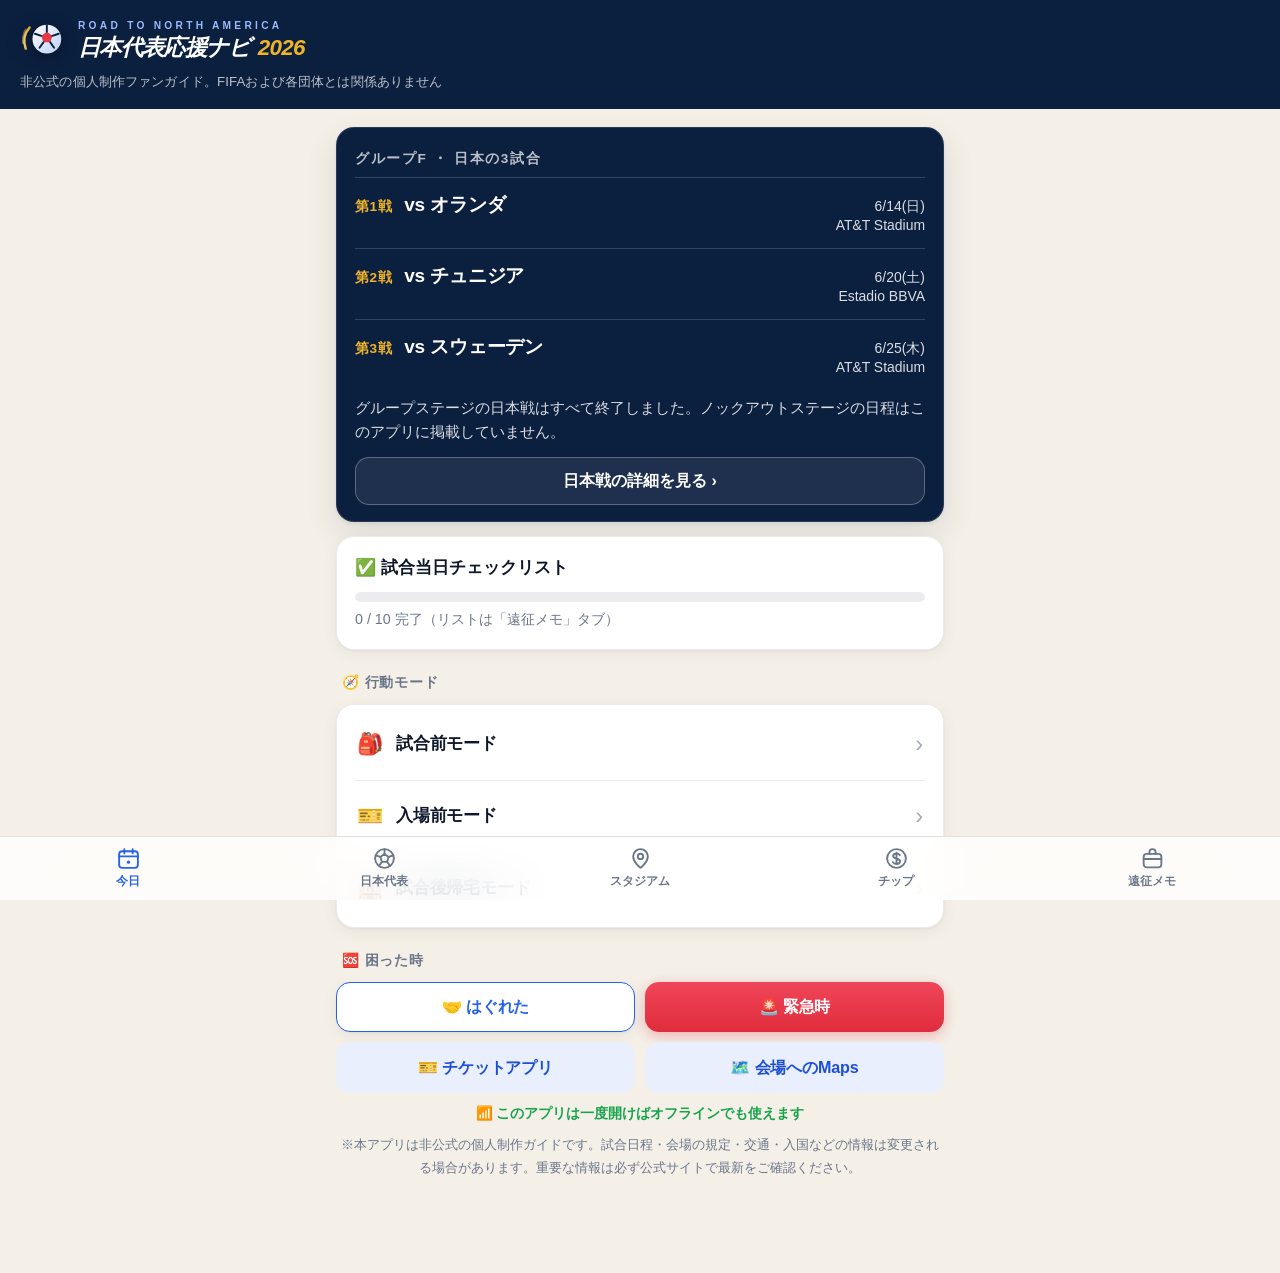
<file: index.html>
<!DOCTYPE html>
<html lang="ja">
<head>
<meta charset="UTF-8">
<meta name="viewport" content="width=device-width, initial-scale=1, viewport-fit=cover">
<meta name="theme-color" content="#0a1f44">
<meta name="description" content="北中米W杯2026に現地参戦する日本人サポーターのための遠征ナビ。試合前・入場前・帰宅・はぐれた時・緊急時の行動モード付き。オフライン対応。">
<title>日本代表応援ナビ2026 — 北中米サッカー観戦・現地参戦ガイド</title>
<meta property="og:title" content="日本代表応援ナビ2026">
<meta property="og:description" content="北中米へ現地参戦する日本人サポーターの観戦ガイド。試合日程・スタジアム情報・チップ計算・緊急時フレーズをオフラインでも。無料・登録不要。">
<meta property="og:image" content="https://takuyan003.github.io/wc2026-ensei-navi/og-image.png">
<meta property="og:url" content="https://takuyan003.github.io/wc2026-ensei-navi/">
<meta property="og:type" content="website">
<meta name="twitter:card" content="summary_large_image">
<link rel="apple-touch-icon" href="apple-touch-icon.png">
<link rel="icon" type="image/svg+xml" href="icon.svg">
<link rel="manifest" href="manifest.json">
<link rel="stylesheet" href="styles.css">
</head>
<body>
<header class="app-header">
  <div class="logo-row">
    <svg class="logo-mark" viewBox="0 0 48 48" aria-hidden="true">
      <defs>
        <linearGradient id="lgBall" x1="0" y1="0" x2="1" y2="1">
          <stop offset="0" stop-color="#ffffff"/>
          <stop offset="1" stop-color="#bcd0f7"/>
        </linearGradient>
        <linearGradient id="lgArc" x1="0" y1="0" x2="1" y2="0">
          <stop offset="0" stop-color="#ffd970"/>
          <stop offset="1" stop-color="#f0b429"/>
        </linearGradient>
      </defs>
      <path d="M6 34 A 22 22 0 0 1 10 12" fill="none" stroke="url(#lgArc)" stroke-width="2.6" stroke-linecap="round" opacity="0.9"/>
      <path d="M3 28 A 26 26 0 0 1 6 14" fill="none" stroke="url(#lgArc)" stroke-width="2" stroke-linecap="round" opacity="0.45"/>
      <circle cx="28" cy="24" r="15" fill="url(#lgBall)"/>
      <path d="M28 16.5 33.8 20.7 31.6 27.5h-7.2L22.2 20.7z" fill="#e63946"/>
      <path d="M28 9.5v7M33.8 20.7l6.6-2.2M31.6 27.5l4 5.6M24.4 27.5l-4 5.6M22.2 20.7l-6.6-2.2" stroke="#0b1f3f" stroke-width="2" stroke-linecap="round"/>
    </svg>
    <div class="logo-text">
      <div class="logo-eyebrow">ROAD TO NORTH AMERICA</div>
      <h1 class="logo-main">日本代表応援ナビ<span class="year">2026</span></h1>
    </div>
  </div>
  <p class="tagline">非公式の個人制作ファンガイド。FIFAおよび各団体とは関係ありません</p>
</header>

<main id="view"></main>

<div id="mode-overlay" class="mode-overlay hidden"></div>

<nav class="tabbar" id="tabbar">
  <button data-tab="today" class="active">
    <svg viewBox="0 0 24 24" fill="none" stroke="currentColor" stroke-width="1.8" stroke-linecap="round" stroke-linejoin="round"><rect x="3" y="5" width="18" height="16" rx="3"/><path d="M3 10h18M8 3v4M16 3v4"/><circle cx="12" cy="15.5" r="1.6" fill="currentColor" stroke="none"/></svg>
    今日
  </button>
  <button data-tab="japan">
    <svg viewBox="0 0 24 24" fill="none" stroke="currentColor" stroke-width="1.8" stroke-linecap="round" stroke-linejoin="round"><circle cx="12" cy="12" r="9"/><path d="M12 7.6 16 10.5l-1.5 4.7h-5L8 10.5z"/><path d="M12 3v4.6M16 10.5l4.3-1.4M14.5 15.2l2.7 3.8M9.5 15.2l-2.7 3.8M8 10.5 3.7 9.1"/></svg>
    日本代表
  </button>
  <button data-tab="stadiums">
    <svg viewBox="0 0 24 24" fill="none" stroke="currentColor" stroke-width="1.8" stroke-linecap="round" stroke-linejoin="round"><path d="M12 21s-7-5.3-7-11a7 7 0 0 1 14 0c0 5.7-7 11-7 11z"/><circle cx="12" cy="10" r="2.6"/></svg>
    スタジアム
  </button>
  <button data-tab="tip">
    <svg viewBox="0 0 24 24" fill="none" stroke="currentColor" stroke-width="1.8" stroke-linecap="round" stroke-linejoin="round"><circle cx="12" cy="12" r="9"/><path d="M12 6.5v11M15.2 8.8c-.6-1-1.8-1.6-3.2-1.6-1.8 0-3.2 1-3.2 2.5 0 3.4 6.6 1.7 6.6 5 0 1.5-1.5 2.6-3.4 2.6-1.6 0-2.9-.7-3.5-1.8"/></svg>
    チップ
  </button>
  <button data-tab="info">
    <svg viewBox="0 0 24 24" fill="none" stroke="currentColor" stroke-width="1.8" stroke-linecap="round" stroke-linejoin="round"><rect x="3.5" y="7.5" width="17" height="13" rx="3"/><path d="M9 7.5V6a3 3 0 0 1 6 0v1.5M3.5 12.5h17"/></svg>
    遠征メモ
  </button>
</nav>

<script src="data.js"></script>
<script src="app.js"></script>
<script src="native.js"></script>
</body>
</html>
</file>
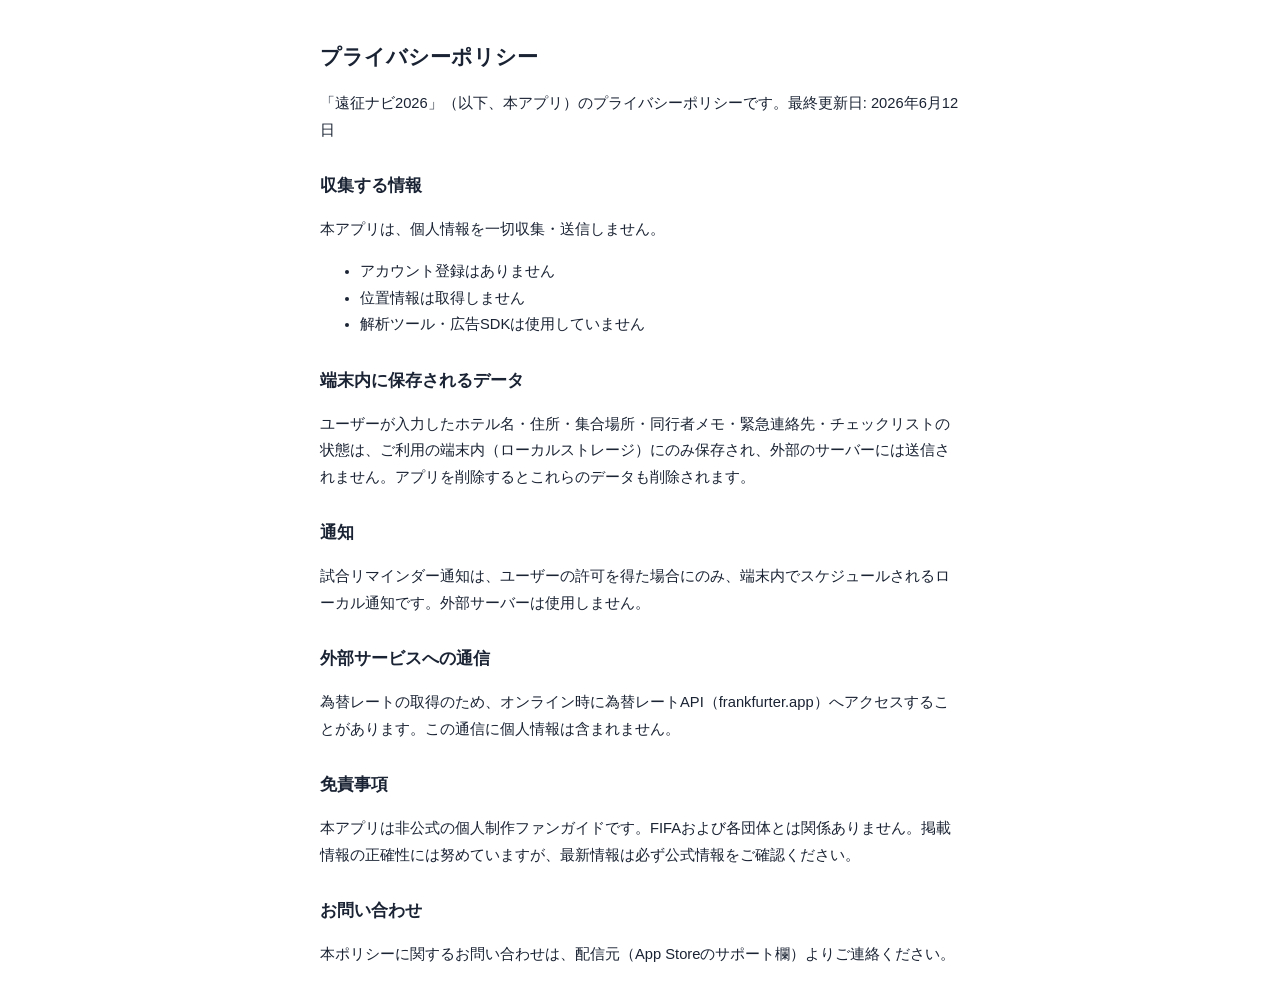
<file: privacy.html>
<!DOCTYPE html>
<html lang="ja">
<head>
<meta charset="UTF-8">
<meta name="viewport" content="width=device-width, initial-scale=1">
<title>プライバシーポリシー — 遠征ナビ2026</title>
<style>
  body { font-family: -apple-system, "Hiragino Sans", sans-serif; max-width: 640px; margin: 0 auto; padding: 24px 16px; color: #1a2333; line-height: 1.8; }
  h1 { font-size: 1.3rem; } h2 { font-size: 1.05rem; margin-top: 28px; }
  p, li { font-size: 0.92rem; }
</style>
</head>
<body>
<h1>プライバシーポリシー</h1>
<p>「遠征ナビ2026」（以下、本アプリ）のプライバシーポリシーです。最終更新日: 2026年6月12日</p>

<h2>収集する情報</h2>
<p>本アプリは、個人情報を一切収集・送信しません。</p>
<ul>
  <li>アカウント登録はありません</li>
  <li>位置情報は取得しません</li>
  <li>解析ツール・広告SDKは使用していません</li>
</ul>

<h2>端末内に保存されるデータ</h2>
<p>ユーザーが入力したホテル名・住所・集合場所・同行者メモ・緊急連絡先・チェックリストの状態は、ご利用の端末内（ローカルストレージ）にのみ保存され、外部のサーバーには送信されません。アプリを削除するとこれらのデータも削除されます。</p>

<h2>通知</h2>
<p>試合リマインダー通知は、ユーザーの許可を得た場合にのみ、端末内でスケジュールされるローカル通知です。外部サーバーは使用しません。</p>

<h2>外部サービスへの通信</h2>
<p>為替レートの取得のため、オンライン時に為替レートAPI（frankfurter.app）へアクセスすることがあります。この通信に個人情報は含まれません。</p>

<h2>免責事項</h2>
<p>本アプリは非公式の個人制作ファンガイドです。FIFAおよび各団体とは関係ありません。掲載情報の正確性には努めていますが、最新情報は必ず公式情報をご確認ください。</p>

<h2>お問い合わせ</h2>
<p>本ポリシーに関するお問い合わせは、配信元（App Storeのサポート欄）よりご連絡ください。</p>
</body>
</html>
</file>
<file: styles.css>
/* ============================================================
   遠征ナビ 2026 — Design System
   8ptグリッド / iOS HIG準拠の余白・タイポグラフィ / ダークモード対応
   ============================================================ */

:root {
  /* Colors — light */
  --bg: #f4f0e8;
  --card: #ffffff;
  --card-press: #f8f5ef;
  --navy: #0b1f3f;
  --navy-2: #15306b;
  --blue: #2563eb;
  --blue-deep: #1d4ed8;
  --blue-light: #e9effd;
  --red: #e02d3c;
  --red-light: #fdf0f1;
  --gold: #f0b429;
  --green: #16a34a;
  --text: #0f172a;
  --text-2: #334155;
  --muted: #6b7689;
  --line: rgba(15, 23, 42, 0.08);
  --hairline: rgba(15, 23, 42, 0.12);

  /* Elevation */
  --shadow-1: 0 1px 2px rgba(15, 23, 42, 0.05), 0 4px 16px rgba(15, 23, 42, 0.05);
  --shadow-2: 0 2px 4px rgba(15, 23, 42, 0.06), 0 12px 32px rgba(15, 23, 42, 0.10);
  --shadow-blue: 0 4px 14px rgba(37, 99, 235, 0.35);
  --shadow-red: 0 4px 14px rgba(224, 45, 60, 0.32);

  /* Shape & motion */
  --r-card: 18px;
  --r-btn: 14px;
  --ease: cubic-bezier(0.25, 0.1, 0.25, 1);
}

@media (prefers-color-scheme: dark) {
  :root {
    --bg: #0b0f17;
    --card: #161c28;
    --card-press: #1c2433;
    --blue: #4c83f7;
    --blue-deep: #3b6ef0;
    --blue-light: rgba(76, 131, 247, 0.16);
    --red: #f0455a;
    --red-light: rgba(240, 69, 90, 0.14);
    --text: #eef2f8;
    --text-2: #c4ccda;
    --muted: #8a94a6;
    --line: rgba(255, 255, 255, 0.08);
    --hairline: rgba(255, 255, 255, 0.14);
    --shadow-1: 0 1px 2px rgba(0, 0, 0, 0.4), 0 4px 16px rgba(0, 0, 0, 0.35);
    --shadow-2: 0 2px 4px rgba(0, 0, 0, 0.45), 0 12px 32px rgba(0, 0, 0, 0.5);
  }
}

* { margin: 0; padding: 0; box-sizing: border-box; }

html { -webkit-text-size-adjust: 100%; font-size: 17px; }

body {
  font-family: -apple-system, BlinkMacSystemFont, "Hiragino Sans", "Noto Sans JP", sans-serif;
  background: var(--bg);
  color: var(--text);
  font-size: 1rem;
  line-height: 1.55;
  padding-bottom: calc(84px + env(safe-area-inset-bottom));
  -webkit-font-smoothing: antialiased;
  -webkit-tap-highlight-color: transparent;
}

button { font-family: inherit; color: inherit; }

/* ---- header ---- */
.app-header {
  background: var(--navy);
  color: #fff;
  padding: calc(16px + env(safe-area-inset-top)) 20px 16px;
}
.logo-row { display: flex; align-items: center; gap: 12px; }
.logo-mark { width: 46px; height: 46px; flex: 0 0 46px; filter: drop-shadow(0 2px 8px rgba(0, 0, 0, 0.35)); }
.logo-eyebrow {
  font-size: 0.6rem;
  font-weight: 800;
  letter-spacing: 0.32em;
  color: #9db9fb;
  text-transform: uppercase;
  margin-bottom: 2px;
}
.logo-main {
  font-size: 1.32rem;
  font-weight: 900;
  font-style: italic;
  letter-spacing: -0.03em;
  line-height: 1.1;
  color: #fff;
}
.logo-main .year {
  margin-left: 7px;
  color: var(--gold);
}
.tagline { font-size: 0.78rem; opacity: 0.72; margin-top: 10px; letter-spacing: 0.01em; }

main { padding: 18px 16px 0; max-width: 640px; margin: 0 auto; }

/* ---- cards ---- */
.card {
  background: var(--card);
  border-radius: var(--r-card);
  padding: 18px;
  margin-bottom: 14px;
  box-shadow: var(--shadow-1);
  border: 0.5px solid var(--line);
}

.section-title {
  font-size: 0.82rem;
  font-weight: 700;
  color: var(--muted);
  margin: 22px 6px 10px;
  letter-spacing: 0.06em;
  text-transform: uppercase;
}

/* ---- view transition ---- */
@keyframes rise {
  from { opacity: 0; transform: translateY(6px); }
  to { opacity: 1; transform: none; }
}
#view > * { animation: rise 0.3s var(--ease) both; }
#view > *:nth-child(2) { animation-delay: 0.03s; }
#view > *:nth-child(3) { animation-delay: 0.06s; }
#view > *:nth-child(4) { animation-delay: 0.09s; }
@media (prefers-reduced-motion: reduce) {
  #view > * { animation: none; }
}

/* ---- buttons ---- */
.btn {
  display: flex;
  align-items: center;
  justify-content: center;
  gap: 8px;
  width: 100%;
  min-height: 54px;
  padding: 15px 16px;
  border: none;
  border-radius: var(--r-btn);
  font-size: 1.02rem;
  font-weight: 700;
  letter-spacing: -0.01em;
  cursor: pointer;
  margin-bottom: 10px;
  text-decoration: none;
  color: var(--text);
  transition: transform 0.12s var(--ease), box-shadow 0.12s var(--ease), opacity 0.12s;
}
.btn:active { transform: scale(0.97); }
.btn-primary {
  background: linear-gradient(180deg, #3b82f6, var(--blue-deep));
  color: #fff;
  box-shadow: var(--shadow-blue);
}
.btn-danger {
  background: linear-gradient(180deg, #f0455a, var(--red));
  color: #fff;
  box-shadow: var(--shadow-red);
}
.btn-outline {
  background: var(--card);
  border: 1.5px solid var(--blue);
  color: var(--blue);
  box-shadow: var(--shadow-1);
}
.btn-soft { background: var(--blue-light); color: var(--blue-deep); }
@media (prefers-color-scheme: dark) {
  .btn-soft { color: #9db9fb; }
}

.btn-grid { display: grid; grid-template-columns: 1fr 1fr; gap: 10px; }
.btn-grid .btn { margin-bottom: 0; padding: 13px 8px; font-size: 0.95rem; min-height: 50px; }

/* ---- countdown ---- */
.countdown-card {
  background: var(--navy);
  border: 0.5px solid rgba(255, 255, 255, 0.12);
  color: #fff;
  text-align: center;
  box-shadow: var(--shadow-2);
}
.countdown-card .label {
  font-size: 0.8rem;
  font-weight: 600;
  letter-spacing: 0.12em;
  text-transform: uppercase;
  opacity: 0.7;
}
.countdown-card .matchup { font-size: 1.4rem; font-weight: 800; letter-spacing: -0.01em; margin: 8px 0 2px; }
.countdown-card .timer {
  font-size: 2rem;
  font-weight: 800;
  font-variant-numeric: tabular-nums;
  letter-spacing: -0.02em;
  color: var(--gold);
}
.countdown-card .venue-line { font-size: 0.86rem; opacity: 0.85; margin-top: 10px; line-height: 1.7; }

/* ---- board (GS finished) ---- */
.board-card { text-align: left; padding: 20px 18px 16px; }
.board-label { font-size: 0.8rem; font-weight: 700; letter-spacing: 0.12em; opacity: 0.72; margin-bottom: 8px; }
.board-row {
  display: grid;
  grid-template-columns: auto 1fr auto;
  align-items: baseline;
  gap: 12px;
  padding: 12px 0;
  border-top: 0.5px solid rgba(255, 255, 255, 0.16);
}
.board-no { font-size: 0.8rem; font-weight: 700; color: var(--gold); letter-spacing: 0.04em; }
.board-vs { font-size: 1.12rem; font-weight: 800; letter-spacing: -0.01em; white-space: nowrap; min-width: 0; }
.board-when { text-align: right; font-size: 0.82rem; line-height: 1.4; opacity: 0.85; font-variant-numeric: tabular-nums; }
.board-when span { display: block; }
.board-note { font-size: 0.86rem; line-height: 1.7; opacity: 0.85; margin: 6px 0 12px; }
.board-link {
  width: 100%;
  min-height: 48px;
  border: 0.5px solid rgba(255, 255, 255, 0.28);
  background: rgba(255, 255, 255, 0.08);
  border-radius: var(--r-btn);
  color: #fff;
  font-size: 0.95rem;
  font-weight: 700;
  cursor: pointer;
}
.board-link:active { transform: scale(0.98); }

/* ---- today ---- */
.today-times { display: grid; grid-template-columns: 1fr 1fr; gap: 10px; margin-bottom: 14px; }
.today-times .tbox {
  background: var(--card);
  border-radius: var(--r-card);
  border: 0.5px solid var(--line);
  padding: 14px 12px;
  text-align: center;
  box-shadow: var(--shadow-1);
}
.today-times .tbox .l { font-size: 0.8rem; font-weight: 600; color: var(--muted); }
.today-times .tbox .v { font-size: 1.5rem; font-weight: 800; font-variant-numeric: tabular-nums; letter-spacing: -0.02em; margin: 2px 0; }
.today-times .tbox .d { font-size: 0.8rem; color: var(--muted); }

.progress-wrap { background: var(--line); border-radius: 99px; height: 10px; overflow: hidden; margin: 10px 0 6px; }
.progress-bar {
  background: linear-gradient(90deg, #22c55e, var(--green));
  height: 100%;
  border-radius: 99px;
  transition: width 0.5s var(--ease);
}

.todo-list { list-style: none; }
.todo-list li {
  padding: 10px 0;
  font-size: 0.92rem;
  border-bottom: 0.5px solid var(--line);
  display: flex;
  gap: 8px;
  align-items: flex-start;
  line-height: 1.55;
  color: var(--text-2);
}
.todo-list li:last-child { border-bottom: none; padding-bottom: 2px; }

/* ---- match cards ---- */
.match-card { display: flex; flex-direction: column; gap: 10px; }
.match-head { display: flex; justify-content: space-between; align-items: center; }
.match-no {
  font-size: 0.8rem;
  font-weight: 700;
  color: var(--blue);
  background: var(--blue-light);
  padding: 4px 12px;
  border-radius: 99px;
  letter-spacing: 0.02em;
}
.match-status { font-size: 0.8rem; font-weight: 600; color: var(--muted); }
.match-teams {
  display: grid;
  grid-template-columns: 1fr auto 1fr;
  align-items: center;
  gap: 10px;
  font-size: 1.3rem;
  font-weight: 800;
  letter-spacing: -0.01em;
  padding: 4px 0;
}
.match-teams span:first-child { text-align: right; }
.match-teams .vs { font-size: 0.72rem; font-weight: 800; letter-spacing: 0.16em; color: var(--muted); }
.match-teams .jp { color: var(--navy); }
@media (prefers-color-scheme: dark) {
  .match-teams .jp { color: #9db9fb; }
}
.kick {
  display: grid;
  grid-template-columns: 1.35fr 1fr;
  background: var(--bg);
  border-radius: 14px;
  overflow: hidden;
}
.kick > div { padding: 12px 14px; }
.kick-sub { border-left: 0.5px solid var(--hairline); }
.kick .tz { font-size: 0.8rem; font-weight: 600; color: var(--muted); }
.kick-time { font-size: 2.1rem; font-weight: 800; font-variant-numeric: tabular-nums; letter-spacing: -0.03em; line-height: 1.15; }
.kick-time-s { font-size: 1.25rem; font-weight: 700; font-variant-numeric: tabular-nums; letter-spacing: -0.02em; line-height: 1.3; margin-top: 6px; color: var(--text-2); }
.kick-date { font-size: 0.86rem; font-weight: 600; color: var(--text-2); }
.match-venue { font-size: 0.86rem; color: var(--muted); line-height: 1.65; }

.note { font-size: 0.84rem; color: var(--muted); line-height: 1.65; }

/* ---- simulator ---- */
.sim-row { display: flex; align-items: center; gap: 10px; padding: 11px 0; border-bottom: 0.5px solid var(--line); }
.sim-row:last-of-type { border-bottom: none; }
.sim-row .sim-label { flex: 1; font-size: 0.92rem; font-weight: 600; }
.sim-row .seg { flex: 0 0 174px; }
.sim-result { text-align: center; padding: 16px 8px 6px; }
.sim-result .pts { font-size: 1.8rem; font-weight: 800; letter-spacing: -0.02em; }
.sim-result .verdict { font-size: 0.92rem; font-weight: 700; margin-top: 4px; line-height: 1.6; }

/* ---- segmented control (iOS style) ---- */
.seg {
  display: flex;
  gap: 2px;
  background: var(--bg);
  border-radius: 12px;
  padding: 3px;
}
.seg button {
  flex: 1;
  min-width: 0;
  padding: 10px 6px;
  border: none;
  background: transparent;
  border-radius: 10px;
  font-size: 0.88rem;
  font-weight: 600;
  color: var(--muted);
  cursor: pointer;
  transition: all 0.15s var(--ease);
  white-space: nowrap;
}
.seg button.active {
  background: var(--card);
  color: var(--text);
  font-weight: 700;
  box-shadow: 0 1px 4px rgba(15, 23, 42, 0.12);
}
.seg button:active:not(.active) { color: var(--text-2); }
/* 4 scenes don't fit in one row at 375px — 2x2 grid */
#tip-scene { display: grid; grid-template-columns: 1fr 1fr; }

/* ---- filter chips ---- */
.filter-row { display: flex; gap: 8px; margin-bottom: 14px; flex-wrap: wrap; }
.chip {
  border: 0.5px solid var(--hairline);
  background: var(--card);
  border-radius: 99px;
  padding: 9px 16px;
  font-size: 0.87rem;
  font-weight: 600;
  color: var(--text-2);
  cursor: pointer;
  transition: all 0.15s var(--ease);
  box-shadow: var(--shadow-1);
}
.chip:active { transform: scale(0.96); }
.chip.active {
  background: var(--navy);
  color: #fff;
  border-color: var(--navy);
}
@media (prefers-color-scheme: dark) {
  .chip.active { background: var(--blue); border-color: var(--blue); }
}

/* ---- stadiums ---- */
.stadium-card .s-head { display: flex; justify-content: space-between; align-items: flex-start; gap: 10px; }
.stadium-card .s-title { display: flex; flex-wrap: wrap; align-items: center; gap: 6px 8px; min-width: 0; }
.stadium-card h3 { font-size: 1.08rem; font-weight: 800; letter-spacing: -0.01em; }
.stadium-card .s-city { font-size: 0.82rem; color: var(--muted); margin-top: 6px; line-height: 1.55; }
.stadium-card .s-now {
  font-size: 0.78rem;
  color: var(--blue);
  font-weight: 700;
  font-variant-numeric: tabular-nums;
  white-space: nowrap;
  background: var(--blue-light);
  padding: 4px 10px;
  border-radius: 99px;
  flex-shrink: 0;
}
.badge-jp {
  font-size: 0.74rem;
  font-weight: 700;
  background: linear-gradient(180deg, #f0455a, var(--red));
  color: #fff;
  border-radius: 99px;
  padding: 3px 10px;
  white-space: nowrap;
  letter-spacing: 0.02em;
}

.s-rows { margin-top: 12px; display: flex; flex-direction: column; gap: 9px; }
.s-row { display: flex; gap: 10px; font-size: 0.9rem; line-height: 1.6; color: var(--text-2); }
.s-row .s-ico { flex: 0 0 20px; }
.s-btns { display: grid; grid-template-columns: 1fr 1fr; gap: 8px; margin-top: 14px; }
.s-btns .btn { margin-bottom: 0; padding: 11px 6px; font-size: 0.87rem; min-height: 44px; }

/* ---- forms ---- */
.field { margin-bottom: 14px; }
.field label {
  display: block;
  font-size: 0.82rem;
  font-weight: 700;
  color: var(--muted);
  margin-bottom: 6px;
  letter-spacing: 0.03em;
}
.field input[type="number"], .field input[type="text"], .field textarea {
  width: 100%;
  padding: 14px;
  font-size: 1.02rem;
  border: 0.5px solid var(--hairline);
  border-radius: 12px;
  background: var(--bg);
  color: var(--text);
  font-family: inherit;
  transition: border-color 0.15s, box-shadow 0.15s;
  -webkit-appearance: none;
}
.field input[type="number"]::-webkit-inner-spin-button,
.field input[type="number"]::-webkit-outer-spin-button { -webkit-appearance: none; margin: 0; }
.field input[type="number"] { -moz-appearance: textfield; appearance: textfield; }
.field input:focus, .field textarea:focus {
  outline: none;
  border-color: var(--blue);
  box-shadow: 0 0 0 3px rgba(37, 99, 235, 0.18);
  background: var(--card);
}

/* ---- tip result ---- */
.tip-result { text-align: center; padding: 20px 12px 10px; }
.tip-result .big { font-size: 2.1rem; font-weight: 800; letter-spacing: -0.02em; font-variant-numeric: tabular-nums; }
.tip-result .sub { font-size: 0.88rem; color: var(--muted); margin-top: 4px; }
.tip-result .jpy { font-size: 1.1rem; font-weight: 800; color: var(--red); margin-top: 10px; font-variant-numeric: tabular-nums; }
.rate-note { font-size: 0.8rem; color: var(--muted); text-align: center; margin-top: 12px; line-height: 1.6; }

/* ---- info ---- */
.info-card h3 { font-size: 1rem; font-weight: 800; letter-spacing: -0.01em; margin-bottom: 10px; }
.info-card p, .info-card li { font-size: 0.87rem; line-height: 1.75; color: var(--text-2); }
.info-card ul { padding-left: 18px; }
.emg-num {
  text-align: center;
  background: var(--red-light);
  border: 0.5px solid rgba(224, 45, 60, 0.25);
  border-radius: 14px;
  padding: 14px;
}
.emg-num .n { font-size: 1.8rem; font-weight: 800; color: var(--red); letter-spacing: 0.04em; }
.emg-num .l { font-size: 0.8rem; font-weight: 600; color: var(--muted); }

.check-item {
  display: flex;
  align-items: flex-start;
  gap: 12px;
  padding: 11px 0;
  border-bottom: 0.5px solid var(--line);
  cursor: pointer;
}
.check-item:last-child { border-bottom: none; }
.check-item input {
  width: 22px; height: 22px;
  flex: 0 0 22px;
  margin-top: 1px;
  accent-color: var(--green);
}
.check-item span { font-size: 0.9rem; line-height: 1.55; transition: color 0.2s, opacity 0.2s; }
.check-item.done span { color: var(--muted); text-decoration: line-through; opacity: 0.7; }

.link-list a {
  display: flex;
  align-items: center;
  justify-content: space-between;
  padding: 14px 4px;
  font-size: 0.92rem;
  color: var(--blue);
  font-weight: 600;
  text-decoration: none;
  border-bottom: 0.5px solid var(--line);
}
.link-list a:last-child { border-bottom: none; }

/* ---- group F schedule ---- */
.gf-md { font-size: 0.8rem; font-weight: 700; color: var(--muted); letter-spacing: 0.06em; margin: 12px 0 4px; }
.gf-md:first-child { margin-top: 0; }
.gf-row { padding: 9px 10px; border-radius: 10px; margin-bottom: 4px; }
.gf-row.gf-jp { background: var(--blue-light); }
.gf-teams { font-size: 0.95rem; font-weight: 700; }
.gf-vs { color: var(--muted); font-weight: 600; font-size: 0.82rem; margin: 0 2px; }
.gf-badge { font-size: 0.72rem; font-weight: 700; background: linear-gradient(180deg,#f0455a,var(--red)); color: #fff; border-radius: 99px; padding: 2px 8px; margin-left: 4px; vertical-align: 1px; }
.gf-meta { font-size: 0.82rem; color: var(--muted); margin-top: 3px; }

/* ---- events ---- */
.ev-item { padding: 12px 0; border-bottom: 0.5px solid var(--line); }
.ev-item:first-of-type { padding-top: 4px; }
.ev-item:last-of-type { border-bottom: none; padding-bottom: 4px; }
.ev-name { font-size: 0.95rem; font-weight: 700; letter-spacing: -0.01em; }
.ev-meta { font-size: 0.82rem; color: var(--muted); margin: 4px 0; }
.ev-note { font-size: 0.84rem; line-height: 1.65; color: var(--text-2); }
.ev-link { display: inline-block; margin-top: 8px; font-size: 0.85rem; font-weight: 700; color: var(--blue); text-decoration: none; }

/* ---- mode list ---- */
.mode-list { padding: 4px 18px; }
.m-row {
  display: flex;
  align-items: center;
  gap: 12px;
  padding: 17px 2px;
  border-bottom: 0.5px solid var(--line);
  font-size: 1rem;
  font-weight: 600;
  letter-spacing: -0.01em;
  cursor: pointer;
  transition: opacity 0.12s;
}
.m-row:last-child { border-bottom: none; }
.m-row .m-ico { font-size: 1.25rem; }
.m-row .chev { margin-left: auto; color: var(--muted); font-size: 1.4rem; font-weight: 400; opacity: 0.6; }
.m-row:active { opacity: 0.55; }

/* ---- mode overlay ---- */
.mode-overlay {
  position: fixed;
  inset: 0;
  background: var(--bg);
  z-index: 50;
  overflow-y: auto;
  -webkit-overflow-scrolling: touch;
  padding: 0 16px calc(40px + env(safe-area-inset-bottom));
  animation: rise 0.25s var(--ease);
}
.mode-overlay.hidden { display: none; animation: none; }
.mode-head {
  position: sticky;
  top: 0;
  background: color-mix(in srgb, var(--bg) 86%, transparent);
  -webkit-backdrop-filter: blur(16px);
  backdrop-filter: blur(16px);
  display: flex;
  align-items: center;
  justify-content: space-between;
  padding: calc(14px + env(safe-area-inset-top)) 0 12px;
  z-index: 2;
}
.mode-head h2 { font-size: 1.3rem; font-weight: 800; letter-spacing: -0.01em; }
.mode-head.red h2 { color: var(--red); }
.mode-close {
  border: none;
  background: var(--card);
  border-radius: 99px;
  padding: 10px 18px;
  font-size: 0.92rem;
  font-weight: 700;
  cursor: pointer;
  box-shadow: var(--shadow-1);
}
.mode-steps { list-style: none; counter-reset: step; }
.mode-steps li {
  counter-increment: step;
  background: var(--card);
  border: 0.5px solid var(--line);
  border-radius: var(--r-card);
  padding: 16px 16px 16px 56px;
  margin-bottom: 10px;
  position: relative;
  font-size: 1rem;
  line-height: 1.6;
  font-weight: 500;
  box-shadow: var(--shadow-1);
}
.mode-steps li::before {
  content: counter(step);
  position: absolute;
  left: 16px;
  top: 15px;
  width: 28px;
  height: 28px;
  border-radius: 50%;
  background: linear-gradient(180deg, #3b82f6, var(--blue-deep));
  color: #fff;
  font-weight: 800;
  display: flex;
  align-items: center;
  justify-content: center;
  font-size: 0.92rem;
}
.mode-overlay.red .mode-steps li::before { background: linear-gradient(180deg, #f0455a, var(--red)); }

.show-card {
  background:
    radial-gradient(120% 140% at 0% 110%, rgba(76, 131, 247, 0.3), transparent 55%),
    linear-gradient(150deg, #0d2348, #1a3a7d);
  color: #fff;
  border-radius: var(--r-card);
  padding: 20px;
  margin-bottom: 12px;
  box-shadow: var(--shadow-2);
}
.show-card .lang { font-size: 0.78rem; font-weight: 700; letter-spacing: 0.12em; text-transform: uppercase; opacity: 0.65; margin-bottom: 8px; }
.show-card .phrase { font-size: 1.35rem; font-weight: 700; line-height: 1.55; white-space: pre-line; letter-spacing: -0.01em; }
.mode-overlay.red .show-card {
  background: linear-gradient(150deg, #c81e2e, #e02d3c);
}

.myinfo-display {
  background: color-mix(in srgb, var(--gold) 12%, var(--card));
  border: 0.5px solid color-mix(in srgb, var(--gold) 45%, transparent);
  border-radius: var(--r-card);
  padding: 16px;
  margin-bottom: 12px;
}
.myinfo-display .k { font-size: 0.8rem; font-weight: 700; color: var(--muted); letter-spacing: 0.04em; }
.myinfo-display .v { font-size: 1.18rem; font-weight: 700; margin: 2px 0 10px; line-height: 1.5; }
.myinfo-display .v.empty { color: var(--muted); font-weight: 400; font-size: 0.88rem; }

.emg-call {
  display: block;
  text-align: center;
  background: linear-gradient(180deg, #f0455a, var(--red));
  color: #fff;
  border-radius: var(--r-card);
  padding: 22px;
  font-size: 1.5rem;
  font-weight: 800;
  letter-spacing: -0.01em;
  text-decoration: none;
  margin-bottom: 14px;
  box-shadow: var(--shadow-red);
  transition: transform 0.12s var(--ease);
}
.emg-call:active { transform: scale(0.97); }

/* ---- tab bar (frosted) ---- */
.tabbar {
  position: fixed;
  bottom: 0; left: 0; right: 0;
  display: flex;
  background: color-mix(in srgb, var(--card) 80%, transparent);
  -webkit-backdrop-filter: blur(20px) saturate(180%);
  backdrop-filter: blur(20px) saturate(180%);
  border-top: 0.5px solid var(--hairline);
  padding-bottom: env(safe-area-inset-bottom);
  z-index: 10;
}
.tabbar button {
  flex: 1;
  border: none;
  background: none;
  padding: 9px 2px 10px;
  font-size: 0.7rem;
  font-weight: 600;
  letter-spacing: 0.01em;
  color: var(--muted);
  cursor: pointer;
  display: flex;
  flex-direction: column;
  align-items: center;
  gap: 3px;
  transition: color 0.15s var(--ease), transform 0.12s var(--ease);
}
.tabbar button:active { transform: scale(0.94); }
.tabbar button svg { width: 25px; height: 25px; }
.tabbar button.active { color: var(--blue); font-weight: 700; }

.disclaimer { font-size: 0.78rem; color: var(--muted); text-align: center; margin: 24px 0 10px; line-height: 1.7; }
.offline-badge { font-size: 0.8rem; color: var(--green); font-weight: 700; text-align: center; margin: 4px 0 10px; }
</file>
